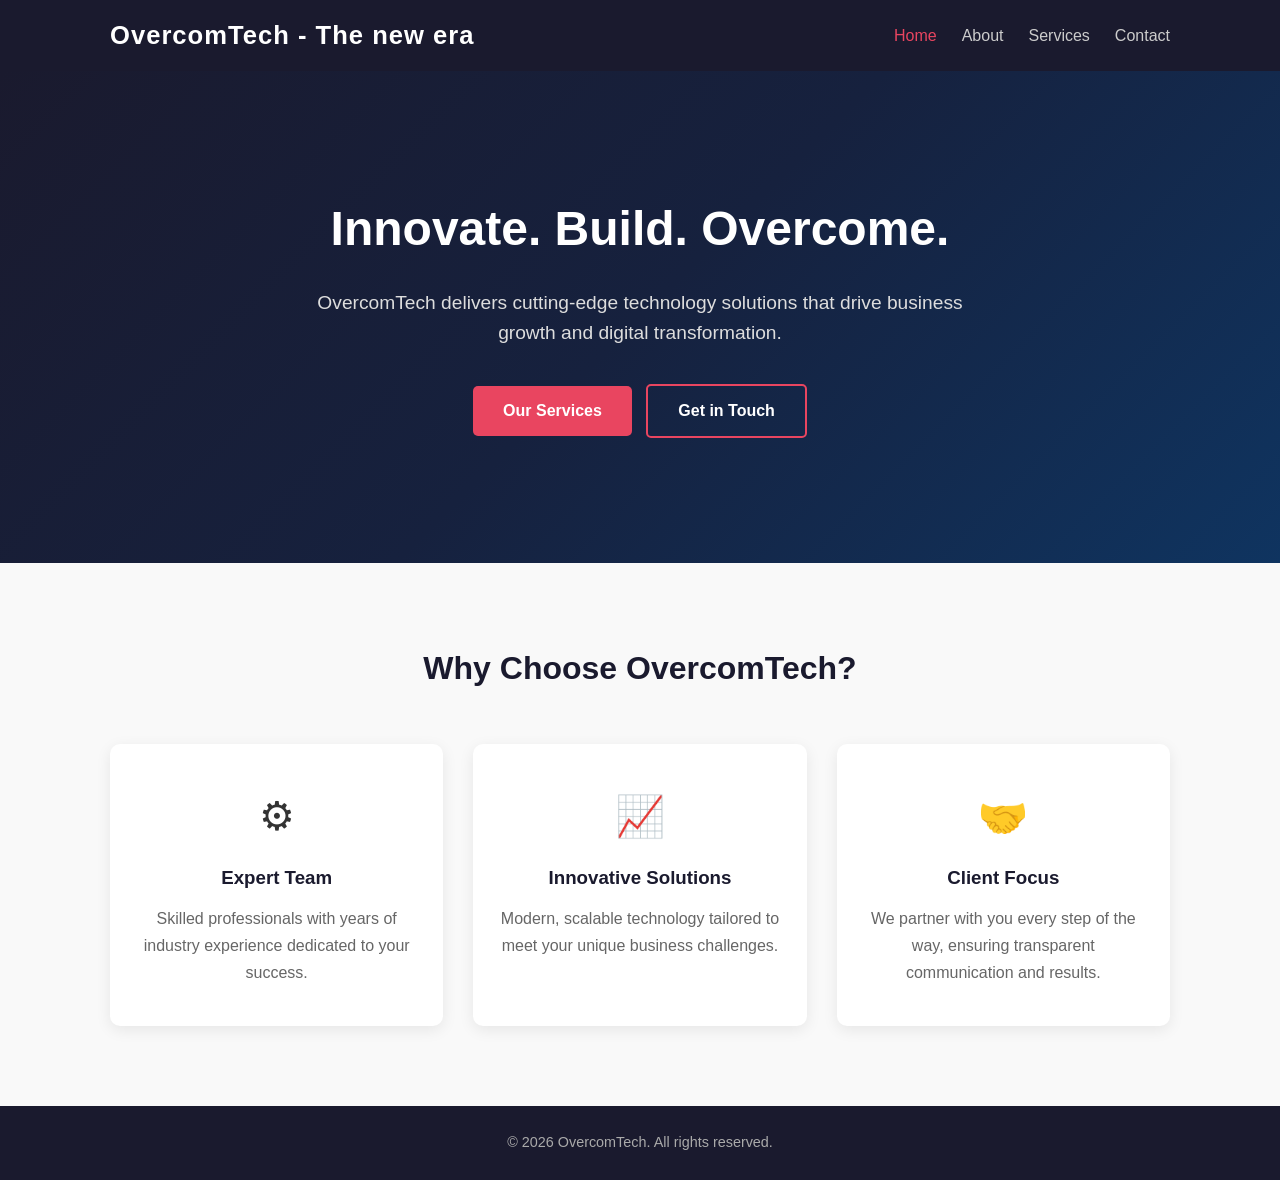
<file: index.html>
<!DOCTYPE html>
<html lang="en">
<head>
    <meta charset="UTF-8">
    <meta name="viewport" content="width=device-width, initial-scale=1.0">
    <title>OvercomTech - Business Solutions</title>
    <link rel="stylesheet" href="css/style.css">
</head>
<body>
    <header>
        <nav class="navbar">
            <div class="container">
                <a href="index.html" class="logo">OvercomTech - The new era</a>
                <ul class="nav-links">
                    <li><a href="index.html" class="active">Home</a></li>
                    <li><a href="about.html">About</a></li>
                    <li><a href="services.html">Services</a></li>
                    <li><a href="contact.html">Contact</a></li>
                </ul>
                <button class="hamburger" aria-label="Toggle menu">
                    <span></span><span></span><span></span>
                </button>
            </div>
        </nav>
    </header>

    <section class="hero">
        <div class="container">
            <h1>Innovate. Build. Overcome.</h1>
            <p>OvercomTech delivers cutting-edge technology solutions that drive business growth and digital transformation.</p>
            <a href="services.html" class="btn btn-primary">Our Services</a>
            <a href="contact.html" class="btn btn-secondary">Get in Touch</a>
        </div>
    </section>

    <section class="features">
        <div class="container">
            <h2>Why Choose OvercomTech?</h2>
            <div class="features-grid">
                <div class="feature-card">
                    <div class="feature-icon">&#9881;</div>
                    <h3>Expert Team</h3>
                    <p>Skilled professionals with years of industry experience dedicated to your success.</p>
                </div>
                <div class="feature-card">
                    <div class="feature-icon">&#128200;</div>
                    <h3>Innovative Solutions</h3>
                    <p>Modern, scalable technology tailored to meet your unique business challenges.</p>
                </div>
                <div class="feature-card">
                    <div class="feature-icon">&#129309;</div>
                    <h3>Client Focus</h3>
                    <p>We partner with you every step of the way, ensuring transparent communication and results.</p>
                </div>
            </div>
        </div>
    </section>

    <footer>
        <div class="container">
            <p>&copy; 2026 OvercomTech. All rights reserved.</p>
        </div>
    </footer>

    <script src="js/script.js"></script>
</body>
</html>
</file>
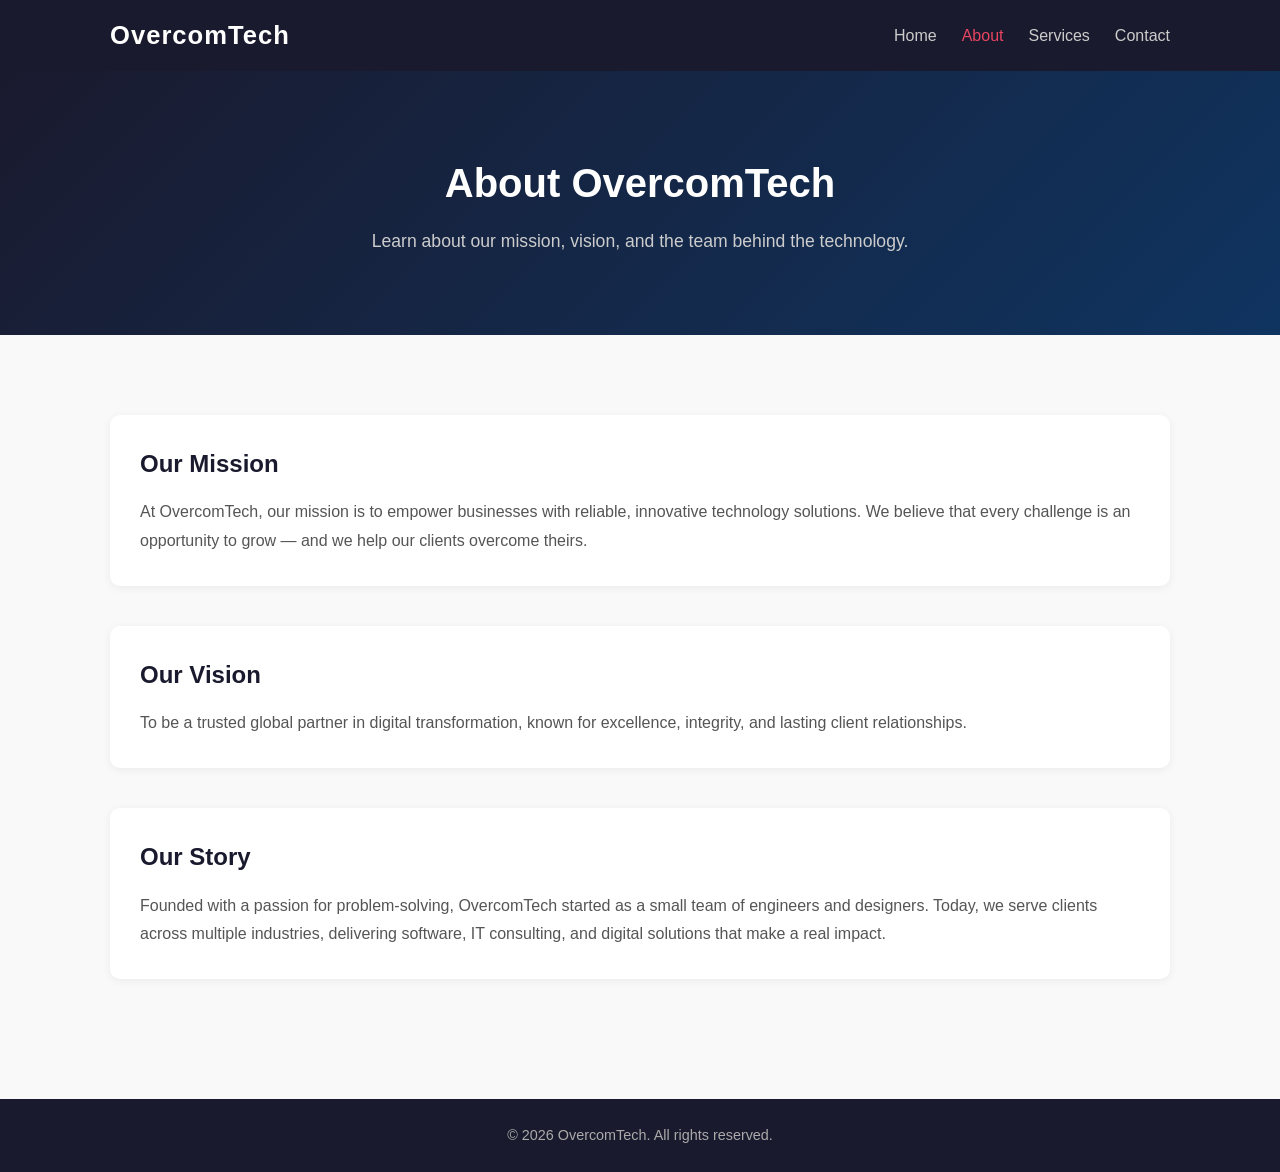
<file: about.html>
<!DOCTYPE html>
<html lang="en">
<head>
    <meta charset="UTF-8">
    <meta name="viewport" content="width=device-width, initial-scale=1.0">
    <title>About Us - OvercomTech</title>
    <link rel="stylesheet" href="css/style.css">
</head>
<body>
    <header>
        <nav class="navbar">
            <div class="container">
                <a href="index.html" class="logo">OvercomTech</a>
                <ul class="nav-links">
                    <li><a href="index.html">Home</a></li>
                    <li><a href="about.html" class="active">About</a></li>
                    <li><a href="services.html">Services</a></li>
                    <li><a href="contact.html">Contact</a></li>
                </ul>
                <button class="hamburger" aria-label="Toggle menu">
                    <span></span><span></span><span></span>
                </button>
            </div>
        </nav>
    </header>

    <section class="page-header">
        <div class="container">
            <h1>About OvercomTech</h1>
            <p>Learn about our mission, vision, and the team behind the technology.</p>
        </div>
    </section>

    <section class="content-section">
        <div class="container">
            <div class="content-block">
                <h2>Our Mission</h2>
                <p>At OvercomTech, our mission is to empower businesses with reliable, innovative technology solutions. We believe that every challenge is an opportunity to grow — and we help our clients overcome theirs.</p>
            </div>
            <div class="content-block">
                <h2>Our Vision</h2>
                <p>To be a trusted global partner in digital transformation, known for excellence, integrity, and lasting client relationships.</p>
            </div>
            <div class="content-block">
                <h2>Our Story</h2>
                <p>Founded with a passion for problem-solving, OvercomTech started as a small team of engineers and designers. Today, we serve clients across multiple industries, delivering software, IT consulting, and digital solutions that make a real impact.</p>
            </div>
        </div>
    </section>

    <footer>
        <div class="container">
            <p>&copy; 2026 OvercomTech. All rights reserved.</p>
        </div>
    </footer>

    <script src="js/script.js"></script>
</body>
</html>
</file>
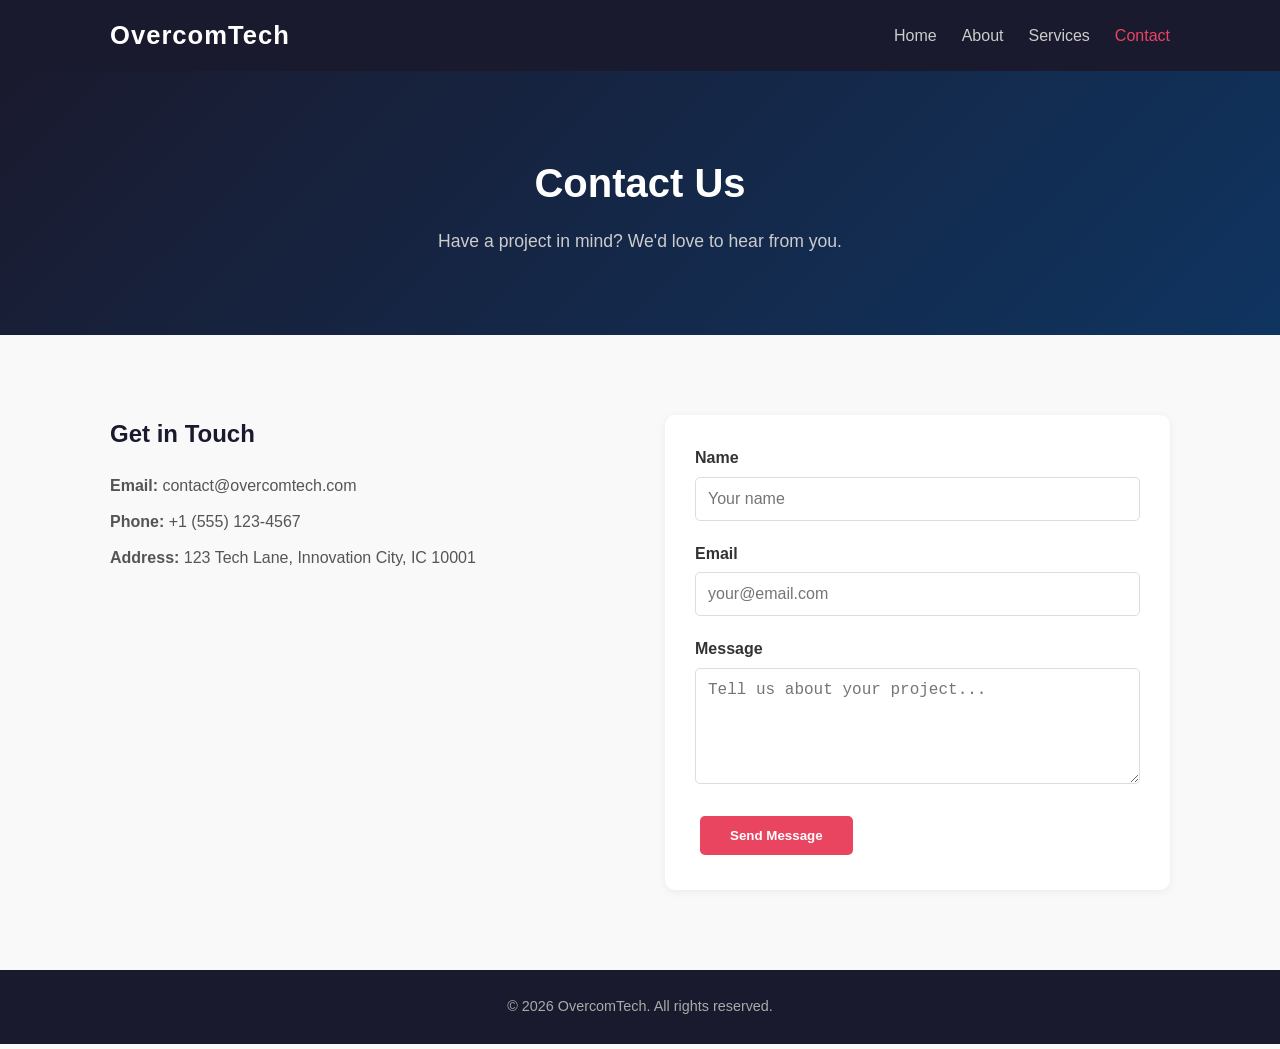
<file: contact.html>
<!DOCTYPE html>
<html lang="en">
<head>
    <meta charset="UTF-8">
    <meta name="viewport" content="width=device-width, initial-scale=1.0">
    <title>Contact Us - OvercomTech</title>
    <link rel="stylesheet" href="css/style.css">
</head>
<body>
    <header>
        <nav class="navbar">
            <div class="container">
                <a href="index.html" class="logo">OvercomTech</a>
                <ul class="nav-links">
                    <li><a href="index.html">Home</a></li>
                    <li><a href="about.html">About</a></li>
                    <li><a href="services.html">Services</a></li>
                    <li><a href="contact.html" class="active">Contact</a></li>
                </ul>
                <button class="hamburger" aria-label="Toggle menu">
                    <span></span><span></span><span></span>
                </button>
            </div>
        </nav>
    </header>

    <section class="page-header">
        <div class="container">
            <h1>Contact Us</h1>
            <p>Have a project in mind? We'd love to hear from you.</p>
        </div>
    </section>

    <section class="contact-section">
        <div class="container">
            <div class="contact-info">
                <h2>Get in Touch</h2>
                <p><strong>Email:</strong> contact@overcomtech.com</p>
                <p><strong>Phone:</strong> +1 (555) 123-4567</p>
                <p><strong>Address:</strong> 123 Tech Lane, Innovation City, IC 10001</p>
            </div>
            <form id="contact-form" class="contact-form">
                <div class="form-group">
                    <label for="name">Name</label>
                    <input type="text" id="name" name="name" required placeholder="Your name">
                </div>
                <div class="form-group">
                    <label for="email">Email</label>
                    <input type="email" id="email" name="email" required placeholder="your@email.com">
                </div>
                <div class="form-group">
                    <label for="message">Message</label>
                    <textarea id="message" name="message" rows="5" required placeholder="Tell us about your project..."></textarea>
                </div>
                <button type="submit" class="btn btn-primary">Send Message</button>
            </form>
        </div>
    </section>

    <footer>
        <div class="container">
            <p>&copy; 2026 OvercomTech. All rights reserved.</p>
        </div>
    </footer>

    <script src="js/script.js"></script>
</body>
</html>
</file>
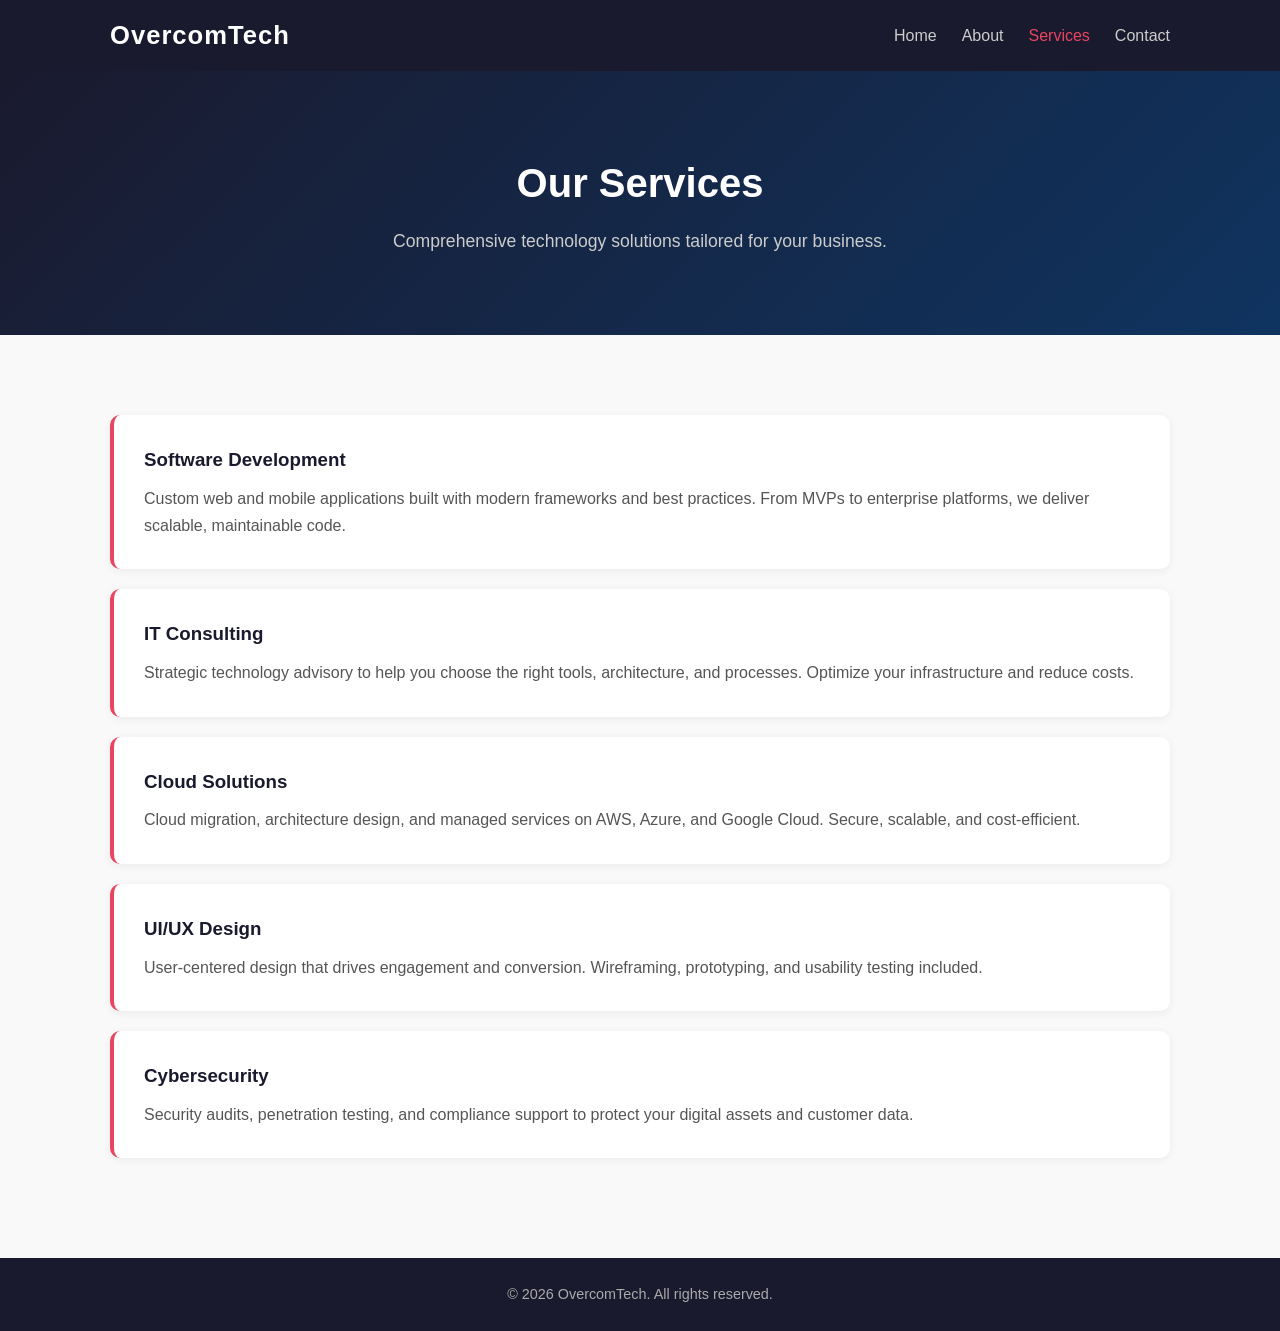
<file: services.html>
<!DOCTYPE html>
<html lang="en">
<head>
    <meta charset="UTF-8">
    <meta name="viewport" content="width=device-width, initial-scale=1.0">
    <title>Services - OvercomTech</title>
    <link rel="stylesheet" href="css/style.css">
</head>
<body>
    <header>
        <nav class="navbar">
            <div class="container">
                <a href="index.html" class="logo">OvercomTech</a>
                <ul class="nav-links">
                    <li><a href="index.html">Home</a></li>
                    <li><a href="about.html">About</a></li>
                    <li><a href="services.html" class="active">Services</a></li>
                    <li><a href="contact.html">Contact</a></li>
                </ul>
                <button class="hamburger" aria-label="Toggle menu">
                    <span></span><span></span><span></span>
                </button>
            </div>
        </nav>
    </header>

    <section class="page-header">
        <div class="container">
            <h1>Our Services</h1>
            <p>Comprehensive technology solutions tailored for your business.</p>
        </div>
    </section>

    <section class="services-list">
        <div class="container">
            <div class="service-item">
                <h3>Software Development</h3>
                <p>Custom web and mobile applications built with modern frameworks and best practices. From MVPs to enterprise platforms, we deliver scalable, maintainable code.</p>
            </div>
            <div class="service-item">
                <h3>IT Consulting</h3>
                <p>Strategic technology advisory to help you choose the right tools, architecture, and processes. Optimize your infrastructure and reduce costs.</p>
            </div>
            <div class="service-item">
                <h3>Cloud Solutions</h3>
                <p>Cloud migration, architecture design, and managed services on AWS, Azure, and Google Cloud. Secure, scalable, and cost-efficient.</p>
            </div>
            <div class="service-item">
                <h3>UI/UX Design</h3>
                <p>User-centered design that drives engagement and conversion. Wireframing, prototyping, and usability testing included.</p>
            </div>
            <div class="service-item">
                <h3>Cybersecurity</h3>
                <p>Security audits, penetration testing, and compliance support to protect your digital assets and customer data.</p>
            </div>
        </div>
    </section>

    <footer>
        <div class="container">
            <p>&copy; 2026 OvercomTech. All rights reserved.</p>
        </div>
    </footer>

    <script src="js/script.js"></script>
</body>
</html>
</file>
<file: css/style.css>
* {
    margin: 0;
    padding: 0;
    box-sizing: border-box;
}

body {
    font-family: 'Segoe UI', Tahoma, Geneva, Verdana, sans-serif;
    line-height: 1.6;
    color: #333;
    background: #f9f9f9;
}

.container {
    width: 90%;
    max-width: 1100px;
    margin: 0 auto;
    padding: 0 20px;
}

/* Navbar */
.navbar {
    background: #1a1a2e;
    color: #fff;
    padding: 15px 0;
    position: sticky;
    top: 0;
    z-index: 1000;
}

.navbar .container {
    display: flex;
    justify-content: space-between;
    align-items: center;
}

.logo {
    font-size: 1.6rem;
    font-weight: 700;
    color: #fff;
    text-decoration: none;
    letter-spacing: 1px;
}

.nav-links {
    list-style: none;
    display: flex;
    gap: 25px;
}

.nav-links a {
    color: #ccc;
    text-decoration: none;
    font-weight: 500;
    transition: color 0.3s;
}

.nav-links a:hover,
.nav-links a.active {
    color: #e94560;
}

/* Hamburger */
.hamburger {
    display: none;
    flex-direction: column;
    cursor: pointer;
    background: none;
    border: none;
    padding: 5px;
}

.hamburger span {
    width: 25px;
    height: 3px;
    background: #fff;
    margin: 3px 0;
    transition: 0.3s;
}

/* Hero */
.hero {
    background: linear-gradient(135deg, #1a1a2e 0%, #16213e 50%, #0f3460 100%);
    color: #fff;
    text-align: center;
    padding: 120px 20px;
}

.hero h1 {
    font-size: 3rem;
    margin-bottom: 20px;
}

.hero p {
    font-size: 1.2rem;
    max-width: 650px;
    margin: 0 auto 30px;
    color: #ddd;
}

/* Buttons */
.btn {
    display: inline-block;
    padding: 12px 30px;
    text-decoration: none;
    border-radius: 5px;
    font-weight: 600;
    transition: background 0.3s, transform 0.2s;
    margin: 5px;
    border: none;
    cursor: pointer;
}

.btn:hover {
    transform: translateY(-2px);
}

.btn-primary {
    background: #e94560;
    color: #fff;
}

.btn-primary:hover {
    background: #c73650;
}

.btn-secondary {
    background: transparent;
    color: #fff;
    border: 2px solid #e94560;
}

.btn-secondary:hover {
    background: #e94560;
}

/* Features Section */
.features {
    padding: 80px 0;
    text-align: center;
}

.features h2 {
    font-size: 2rem;
    margin-bottom: 50px;
    color: #1a1a2e;
}

.features-grid {
    display: grid;
    grid-template-columns: repeat(auto-fit, minmax(280px, 1fr));
    gap: 30px;
}

.feature-card {
    background: #fff;
    padding: 40px 25px;
    border-radius: 10px;
    box-shadow: 0 4px 15px rgba(0,0,0,0.08);
    transition: transform 0.3s, box-shadow 0.3s;
}

.feature-card:hover {
    transform: translateY(-8px);
    box-shadow: 0 8px 25px rgba(0,0,0,0.12);
}

.feature-icon {
    font-size: 2.5rem;
    margin-bottom: 15px;
}

.feature-card h3 {
    margin-bottom: 12px;
    color: #1a1a2e;
}

.feature-card p {
    color: #666;
    line-height: 1.7;
}

/* Page Header */
.page-header {
    background: linear-gradient(135deg, #1a1a2e, #0f3460);
    color: #fff;
    text-align: center;
    padding: 80px 20px;
}

.page-header h1 {
    font-size: 2.5rem;
    margin-bottom: 12px;
}

.page-header p {
    font-size: 1.1rem;
    color: #ccc;
}

/* Content Section (About) */
.content-section {
    padding: 80px 0;
}

.content-block {
    margin-bottom: 40px;
    background: #fff;
    padding: 30px;
    border-radius: 10px;
    box-shadow: 0 2px 10px rgba(0,0,0,0.06);
}

.content-block h2 {
    color: #1a1a2e;
    margin-bottom: 15px;
}

.content-block p {
    color: #555;
    line-height: 1.8;
}

/* Services List */
.services-list {
    padding: 80px 0;
}

.service-item {
    background: #fff;
    padding: 30px;
    margin-bottom: 20px;
    border-radius: 10px;
    box-shadow: 0 2px 10px rgba(0,0,0,0.06);
    border-left: 4px solid #e94560;
    transition: transform 0.3s;
}

.service-item:hover {
    transform: translateX(8px);
}

.service-item h3 {
    color: #1a1a2e;
    margin-bottom: 10px;
}

.service-item p {
    color: #555;
    line-height: 1.7;
}

/* Contact Section */
.contact-section {
    padding: 80px 0;
}

.contact-section .container {
    display: grid;
    grid-template-columns: 1fr 1fr;
    gap: 50px;
}

.contact-info h2 {
    margin-bottom: 20px;
    color: #1a1a2e;
}

.contact-info p {
    margin-bottom: 10px;
    color: #555;
}

.contact-form {
    background: #fff;
    padding: 30px;
    border-radius: 10px;
    box-shadow: 0 2px 10px rgba(0,0,0,0.06);
}

.form-group {
    margin-bottom: 20px;
}

.form-group label {
    display: block;
    margin-bottom: 6px;
    font-weight: 600;
    color: #333;
}

.form-group input,
.form-group textarea {
    width: 100%;
    padding: 12px;
    border: 1px solid #ddd;
    border-radius: 5px;
    font-size: 1rem;
    transition: border-color 0.3s;
}

.form-group input:focus,
.form-group textarea:focus {
    outline: none;
    border-color: #e94560;
}

/* Footer */
footer {
    background: #1a1a2e;
    color: #aaa;
    text-align: center;
    padding: 25px 0;
    font-size: 0.9rem;
}

/* Success message */
.success-message {
    background: #d4edda;
    color: #155724;
    padding: 15px;
    border-radius: 5px;
    margin-top: 15px;
    text-align: center;
}

/* Responsive */
@media (max-width: 768px) {
    .nav-links {
        display: none;
        flex-direction: column;
        background: #1a1a2e;
        position: absolute;
        top: 60px;
        right: 0;
        width: 200px;
        padding: 20px;
        border-radius: 0 0 0 10px;
    }

    .nav-links.open {
        display: flex;
    }

    .hamburger {
        display: flex;
    }

    .hero h1 {
        font-size: 2rem;
    }

    .contact-section .container {
        grid-template-columns: 1fr;
    }

    .features-grid {
        grid-template-columns: 1fr;
    }
}
</file>
